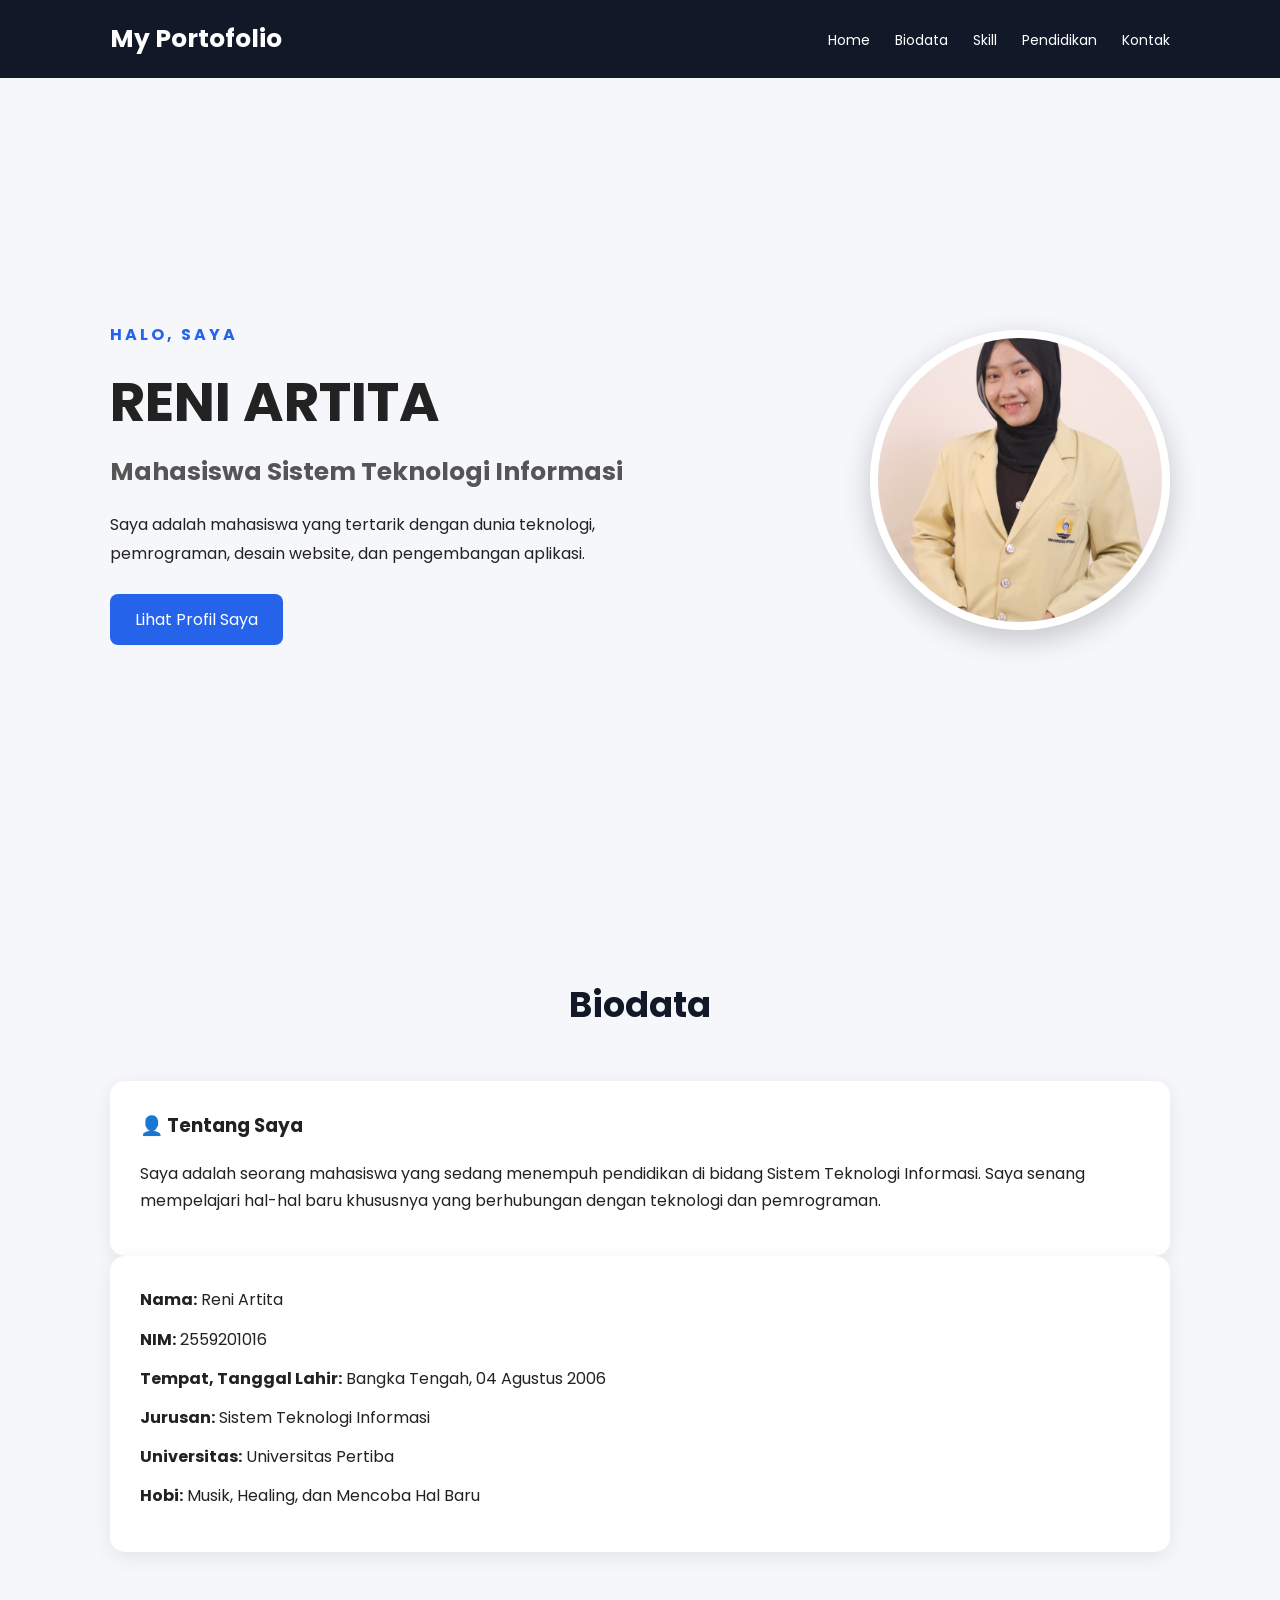
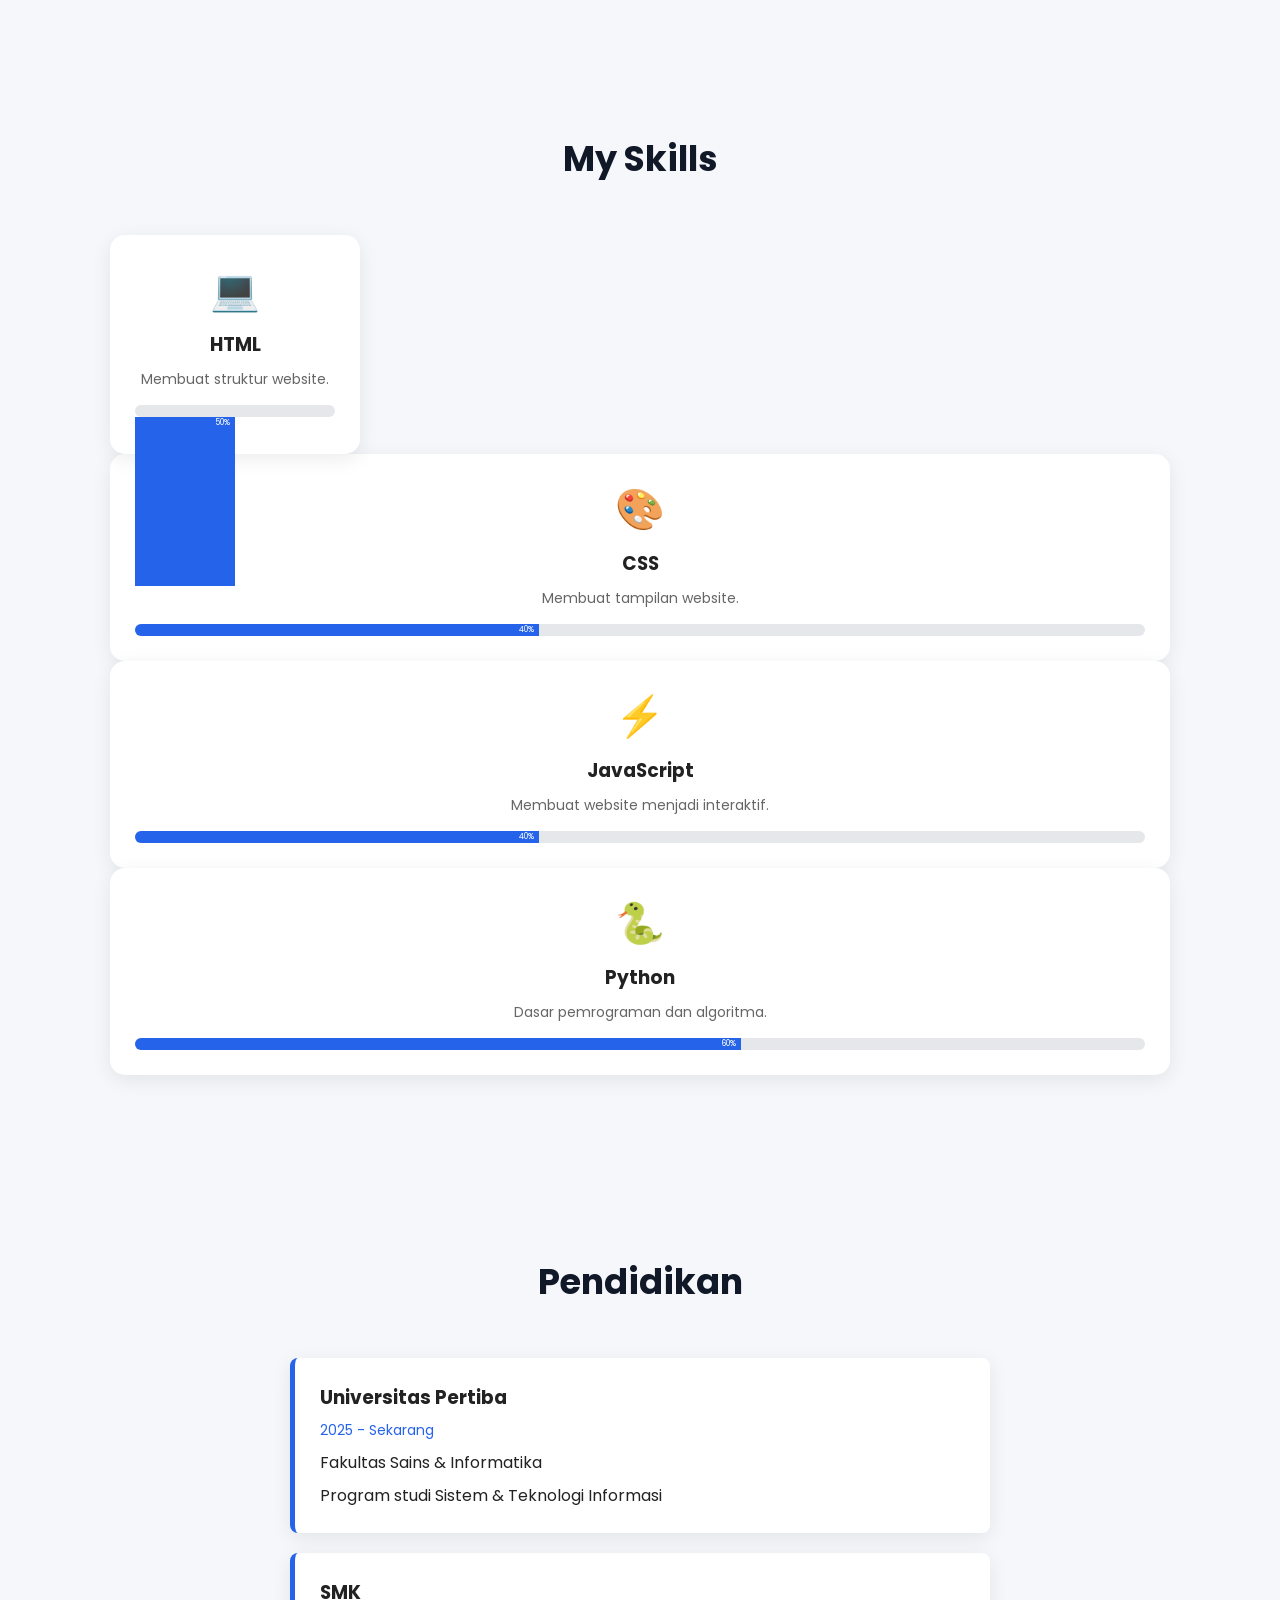
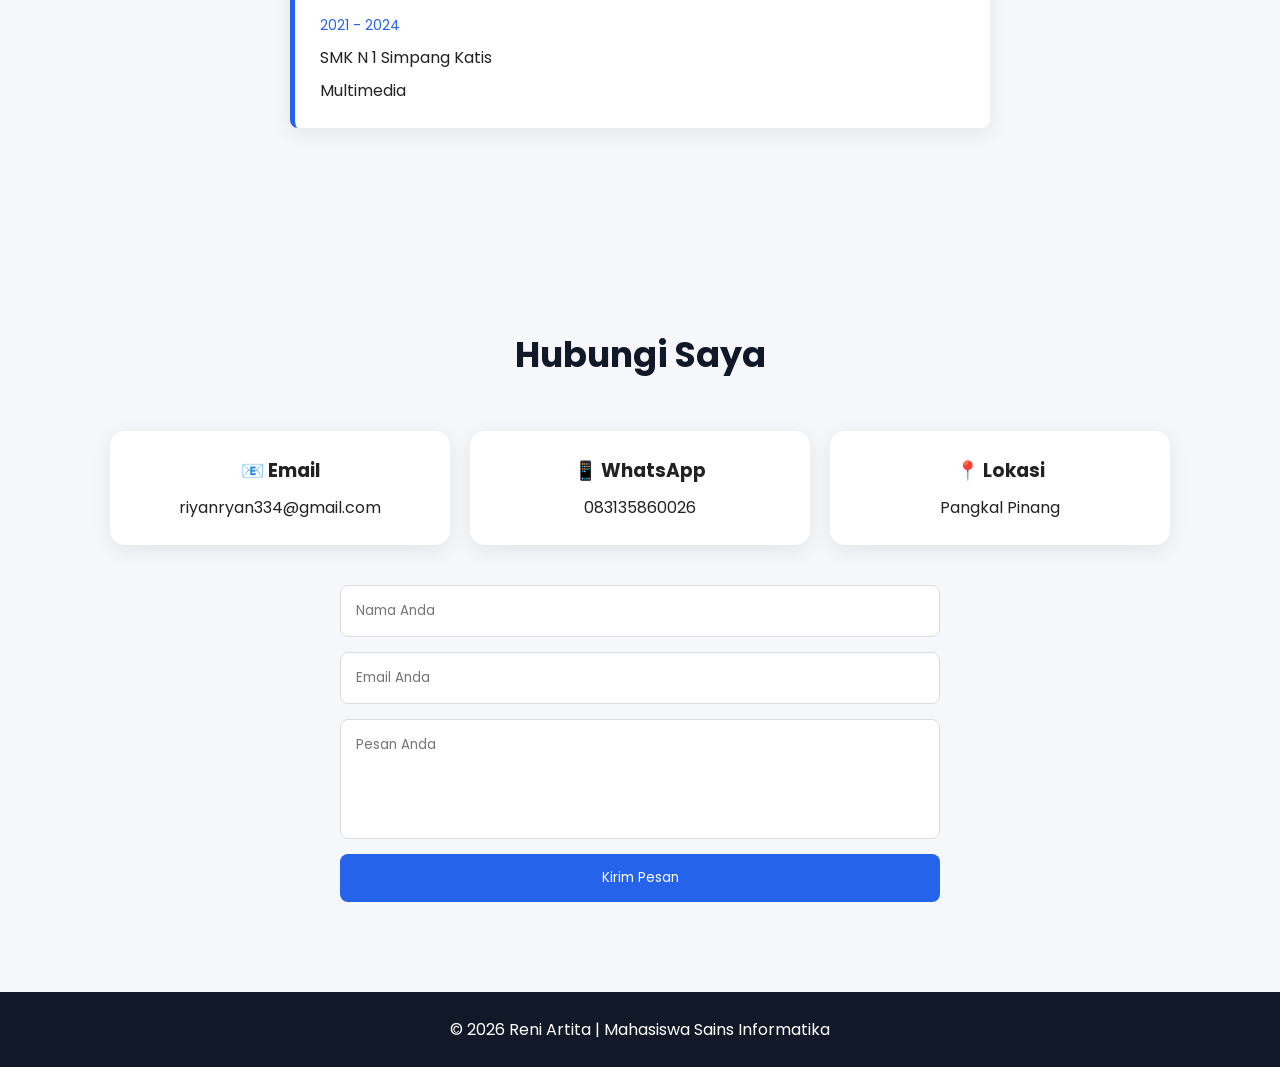
<file: index.html>
<!DOCTYPE html>
<html lang="id">
<head>
    <meta charset="UTF-8"> <meta name="viewport" content="width=device-width, initial-scale=1.0"> 

    <title>Portfolio Mahasiswa</title>

    <!-- Google Font --> <link rel="preconnect" href="https://fonts.googleapis.com"> 
    <link rel="preconnect" href="https://fonts.gstatic.com" crossorigin> 
    <link href="https://fonts.googleapis.com/css2?family=Poppins:wght@300;400;500;600;700&display=swap" rel="stylesheet">

    <!-- CSS --> 
    <link rel="stylesheet" href="style2.css">
</head>

<body> 
    <!-- NAVBAR --> 
    <header> 
        <nav class="navbar"> 
            <h2 class="logo">My Portofolio</h2> 
            <ul class="nav-menu"> 
                <li><a href="#home">Home</a></li> 
                <li><a href="#biodata">Biodata</a></li> 
                <li><a href="#skill">Skill</a></li> 
                <li><a href="#pendidikan">Pendidikan</a></li> 
                <li><a href="#kontak">Kontak</a></li> 
            </ul> 
        </nav> 
    </header>

    <!-- HOME --> 
     <section id="home" class="home"> 
        <div class="home-text"> 
            <p class="sapaan">HALO, SAYA</p> 
            <h1>RENI ARTITA</h1> 
            <h2>Mahasiswa Sistem Teknologi Informasi</h2>

            <p> 
                Saya adalah mahasiswa yang tertarik dengan dunia teknologi, 
                pemrograman, desain website, dan pengembangan aplikasi. 
            </p>

            <a href="#biodata" class="btn">Lihat Profil Saya</a> 
        </div>
        <div class="home-image">
            <img src="foto.jpg.jpeg" alt="Foto Profil">
        </div>
     </section>

     <!-- BIODATA --> 
      <section id="biodata" class="section"> 
        <h2 class="judul">Biodata</h2> 
        <div class="biodata-container"></div>

        <div class="biodata-card"> 
            <h3>👤 Tentang Saya</h3>

            <p> 
                Saya adalah seorang mahasiswa yang sedang menempuh 
                pendidikan di bidang Sistem Teknologi Informasi. 
                Saya senang mempelajari hal-hal baru khususnya 
                yang berhubungan dengan teknologi dan pemrograman. 
            </p> 
        </div>

        <div class="biodata-card"> 
            <p><strong>Nama:</strong> Reni Artita</p> 
            <p><strong>NIM:</strong> 2559201016</p> 
            <p><strong>Tempat, Tanggal Lahir:</strong> 
                Bangka Tengah, 04 Agustus 2006 
            </p> 
            <p><strong>Jurusan:</strong> 
                Sistem Teknologi Informasi
            </p>

            <p><strong>Universitas:</strong> 
                Universitas Pertiba 
            </p>

            <p><strong>Hobi:</strong> 
                Musik, Healing, dan Mencoba Hal Baru
            </p>
        </div>
      </section>

      <!-- SKILL --> 
       <section id="skill" class="section"> 

        <h2 class="judul">My Skills</h2> 

        <div class="skill-container">

            <!--HTML-->

            <div class="skill-card"> 
                
                <div class="icon">💻</div> 

                <h3>HTML</h3> 

                <p>Membuat struktur website.</p>

                <div class="progress"></div>
                    <div class="progress-bar html">50%</div> 
            </div>
        </div>


        <!--CSS-->
        <div class="skill-card"> 
            <div class="icon">🎨</div> 

            <h3>CSS</h3> 

            <p>Membuat tampilan website.</p> 
            <div class="progress"> 
                <div class="progress-bar css">40%</div> 
            </div>

        </div>

        <!--JavaScript-->
        <div class="skill-card"> 
            <div class="icon">⚡</div> 

            <h3>JavaScript</h3> 

            <p>Membuat website menjadi interaktif.</p> 
            <div class="progress"> 
                <div class="progress-bar js">40%</div> 
            </div> 
        </div>

        <!--Python-->
        <div class="skill-card"> 
            <div class="icon">🐍</div> 

            <h3>Python</h3> 
            
            <p>Dasar pemrograman dan algoritma.</p> 
            <div class="progress"> 
                <div class="progress-bar python">60%</div> 
            </div> 
        </div> 
    </div> 
</section>

<!-- PENDIDIKAN --> 
 <section id="pendidikan" class="section"> 
    <h2 class="judul">Pendidikan</h2> 
    <div class="timeline"> 
        
        <div class="timeline-item"> 
            <h3>Universitas Pertiba</h3> 
            <span>2025 - Sekarang</span> 
            
            <p> Fakultas Sains & Informatika </p> 
            <p>  Program studi Sistem & Teknologi Informasi </p> 
        </div>

        <div class="timeline-item"> 
            <h3> SMK</h3> 
            <span>2021 - 2024</span> 
            
            <p> SMK N 1 Simpang Katis </p> 
            <p> Multimedia </p> 
        </div> 
    </div> 
</section>

<!-- KONTAK --> 
 <section id="kontak" class="section"> 
    <h2 class="judul">Hubungi Saya</h2> 

    <div class="kontak-container"> 
        <div class="kontak-card"> 
            <h3>📧 Email</h3> 
            
            <p>riyanryan334@gmail.com</p> 
        </div> 
        
        <div class="kontak-card"> 
            <h3>📱 WhatsApp</h3> 
            <p>083135860026</p> 
        </div> 
        
        <div class="kontak-card"> 
            <h3>📍 Lokasi</h3> 
            
            <p>Pangkal Pinang</p> 
        </div> 
    </div> 
    
    <form class="contact-form"> 
        <input type="text" placeholder="Nama Anda"> 
        <input type="email" placeholder="Email Anda"> 
        
        <textarea placeholder="Pesan Anda"></textarea> 
        <button type="button" onclick="kirimPesan()"> 
            Kirim Pesan 
        </button> 
    </form> 
</section> 

<!-- FOOTER --> 
 <footer> 
    <p> © 2026 Reni Artita | Mahasiswa Sains Informatika 

    </p> 
</footer> 

<!-- JAVASCRIPT --> 
 <script src="script.js"></script> 

</body> 
</html>
</file>
<file: style2.css>
* { 
    margin: 0; 
    padding: 0; 
    box-sizing: border-box; 
    scroll-behavior: smooth; 
}

body { 
    font-family: 'Poppins', 
    sans-serif; background: #f5f7fb; 
    color: #222; 
}

/* ================= NAVBAR ================= */ 
header { 
    background: #111827; 
    position: sticky; 
    top: 0; z-index: 1000; 
}

.navbar { 
    max-width: 1100px; 
    margin: auto; 
    display: flex; 
    justify-content: space-between; 
    align-items: center; 
    padding: 20px; 
}

.logo { 
    color: white; 
    font-size: 25px; 
} 

.nav-menu { 
    display: flex;
    list-style: none; 
    gap: 25px; 
}

.nav-menu a { 
    color: white; 
    text-decoration: none; 
    font-size: 14px; 
} 

.nav-menu a:hover { 
    color: #60a5fa; 
}

/* ================= HOME ================= */ 
.home { 
    max-width: 1100px; 
    margin: auto; 
    min-height: 90vh; 
    display: flex; 
    justify-content: space-between; 
    align-items: center; 
    padding: 60px 20px; 
}

.home-text { 
    max-width: 600px; 
} 

.sapaan { 
    color: #2563eb; 
    font-weight: bold; 
    letter-spacing: 3px; 
} 

.home-text h1 { 
    font-size: 55px; 
    margin: 10px 0; 
}

.home-text h2 { 
    color: #555; 
    font-size: 25px; 
    margin-bottom: 20px; 
} 
.home-text p { 
    line-height: 1.8; 
} 
.btn { 
    display: inline-block; 
    margin-top: 25px; 
    background: #2563eb; 
    color: white; 
    padding: 13px 25px; 
    border-radius: 8px; 
    text-decoration: none; 
}

.btn:hover { 
    background: #1d4ed8; 
} 

/* FOTO */ 
.home-image img { 
    width: 300px; 
    height: 300px; 
    object-fit: cover; 
    border-radius: 50%; 
    border: 8px solid white; 
    box-shadow: 0 10px 30px rgba(0,0,0,0.2); 
}

/* ================= SECTION ================= */ 
.section { 
    max-width: 1100px; 
    margin: auto; 
    padding: 90px 20px; 
} 

.judul { 
    text-align: center; 
    font-size: 35px; 
    margin-bottom: 50px; 
    color: #111827; 
}

/* ================= BIODATA ================= */ 
.biodata-container { 
    display: grid; 
    grid-template-columns: 1fr 1fr; 
    gap: 25px; 
} 

.biodata-card { 
    background: white; 
    padding: 30px; 
    border-radius: 15px; 
    box-shadow: 0 5px 20px rgba(0,0,0,0.08); 
} 

.biodata-card h3 { 
    margin-bottom: 20px; 
}

.biodata-card p { 
    margin-bottom: 12px; 
    line-height: 1.7; 
}

/* ================= SKILL ================= */ 
.skill-container { 
    display: grid; 
    grid-template-columns: repeat(4, 1fr); 
    gap: 20px;
    width: 100%; 
} 

.skill-card { 
    background: white; 
    padding: 25px; 
    border-radius: 15px; 
    text-align: center; 
    box-shadow: 0 5px 20px rgba(0,0,0,0.08); 
    transition: 0.3s; 
}

skill-card:hover { 
    transform: translateY(-8px); 
} 

.icon { 
    font-size: 40px; 
    margin-bottom: 10px; 
} 

.skill-card h3{
    margin-bottom: 10px;
}


.skill-card p { 
    font-size: 14px; 
    margin: 10px 0 15px; 
    color: #666; 
}

.progress {
    width: 100%; 
    background: #e5e7eb; 
    height: 12px; 
    border-radius: 10px; 
    overflow: hidden; 
} 

.progress-bar { 
    height: 100%; 
    background: #2563eb; 
    color: white; 
    font-size: 8px; 
    text-align: right; 
    padding-right: 5px; 
    box-sizing: border-box;
}

.html { 
    width: 50%; 
} 

.css { 
    width: 40%; 
} 

.js { 
    width: 40%; 
} 

.python { 
    width: 60%; 
}

/* ================= PENDIDIKAN ================= */ 
.timeline { 
    max-width: 700px; 
    margin: auto; 
} 

.timeline-item { 
    background: white; 
    padding: 25px; 
    margin-bottom: 20px; 
    border-left: 5px solid #2563eb; 
    border-radius: 8px; 
    box-shadow: 0 5px 20px rgba(0,0,0,0.08); 
} 

.timeline-item h3 { 
    margin-bottom: 5px; 
} 

.timeline-item span { 
    color: #2563eb; 
    font-size: 14px; 
} 

.timeline-item p { 
    margin-top: 8px; 
}

/* ================= KONTAK ================= */ 
.kontak-container { 
    display: grid; 
    grid-template-columns: repeat(3, 1fr); 
    gap: 20px; 
} 

.kontak-card { 
    background: white; 
    padding: 25px; 
    text-align: center; 
    border-radius: 15px; 
    box-shadow: 0 5px 20px rgba(0,0,0,0.08); 
} 

.kontak-card h3 { 
    margin-bottom: 10px;
 } 
 
 /* FORM */ 
 .contact-form { 
    max-width: 600px; 
    margin: 40px auto 0; 
    display: flex; 
    flex-direction: column; 
    gap: 15px; 
} 

.contact-form input, 
.contact-form textarea { 
    padding: 15px; 
    border: 1px solid #ddd; 
    border-radius: 8px; 
    font-family: inherit; 
} 

.contact-form textarea { 
    height: 120px; 
    resize: none; 
} 

.contact-form button { 
    padding: 14px; 
    background: #2563eb; 
    color: white; 
    border: none; 
    border-radius: 8px; 
    cursor: pointer; 
    font-family: inherit; 
} 

.contact-form button:hover { 
    background: #1d4ed8; 
} 

/* ================= FOOTER ================= */ 
footer { 
    background: #111827; 
    color: white; 
    text-align: center; 
    padding: 25px; 
} 

/* ================= RESPONSIVE ================= */ 
@media (max-width: 768px){ 
    .nav-menu { 
        display: none; 
    } 

    .home { 
        flex-direction: column-reverse; 
        text-align: center; 
        gap: 40px; 
    }

    .home-text h1 { 
        font-size: 40px; 
    } 
    
    .home-image img { 
        width: 220px; 
        height: 220px; 
    } 
    
    .biodata-container { 
        grid-template-columns: 1fr; 
    } 
    
    .skill-container { 
        grid-template-columns: 1fr 1fr; 
    } 
    
    .kontak-container { 
        grid-template-columns: 1fr; 
    } 
}
</file>
